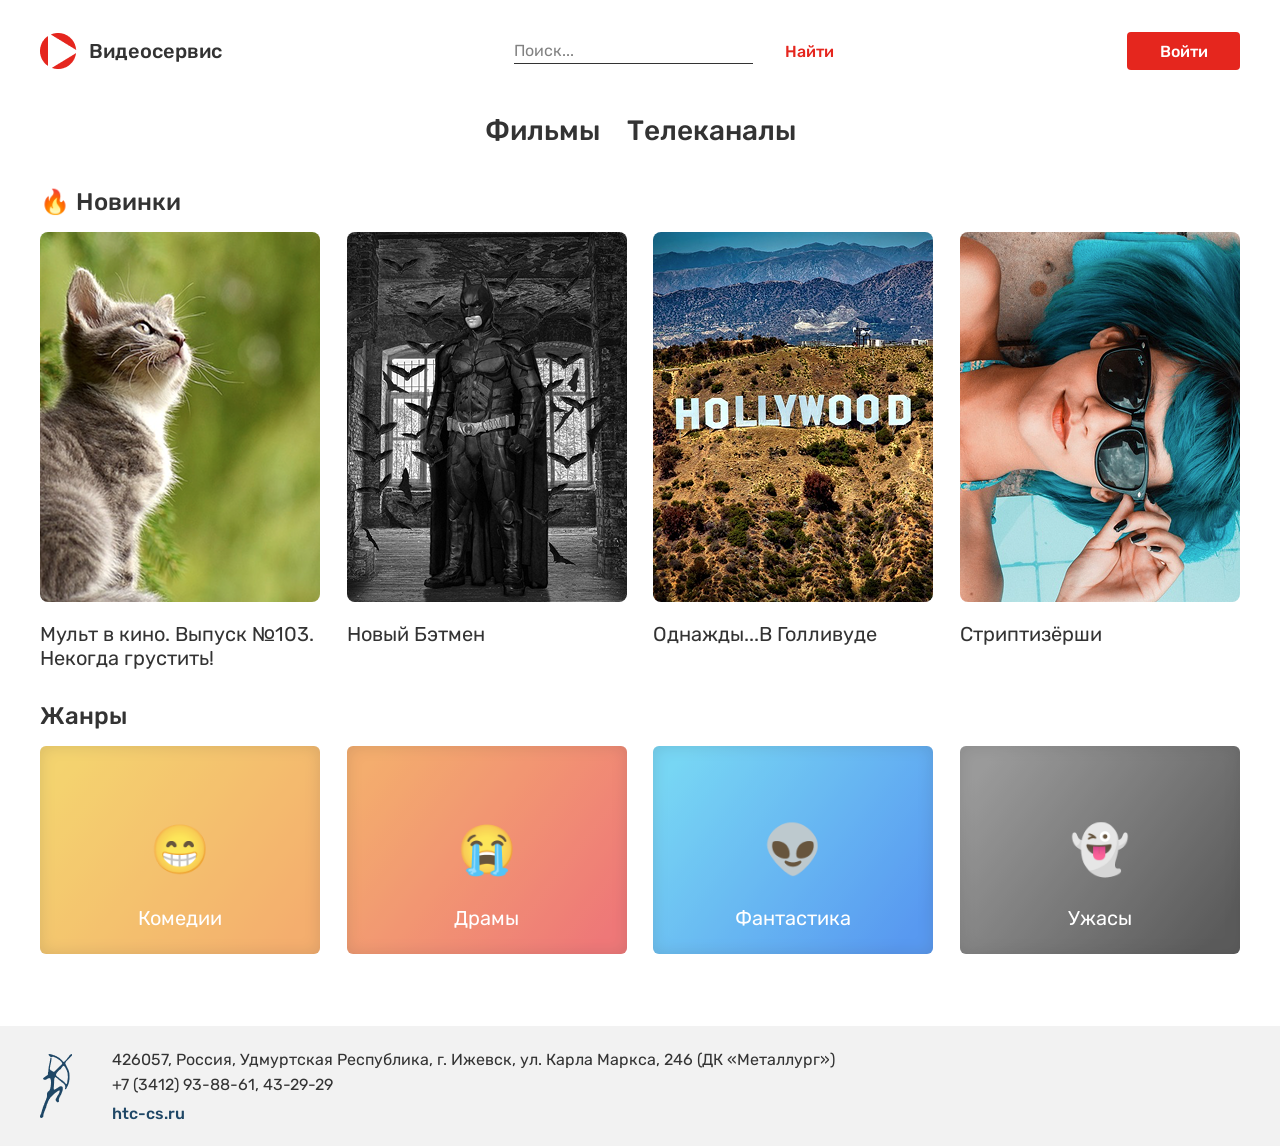
<file: index.html>
<!DOCTYPE html>
<html lang="ru">
<head>
    <meta charset="UTF-8">
    <meta name="viewport" content="width=device-width, initial-scale=1.0">
    <title>сайтик ня</title>
    <link rel="stylesheet" href="CSS/style.css">
</head>
<body>
    <div class="container">
        <header class="header">
            <div class="header__logo">
                <img src="img/sign.png" alt="logo">
                <p class="header__logo__name">Видеосервис</p>
            </div>
            <form class="header__search" action="#">
                <input class="header__search-text" type="text" placeholder="Поиск...">
                <input class="header__search-button" type="button" value="Найти">
            </form>
            <form action="#">
                <input class="header__auth-btn" type="button" value="Войти" id="loginBtn">
            </form>
        </header>
        <main>
            <nav class="nav">
                <a class="nav__a" href="index.html">Фильмы</a>
                <a class="nav__a" href="channels.html">Телеканалы</a>
            </nav>
            <div class="gallery">
                <p class="gallery__new">&#128293; Новинки</p>
                <div class="gallery__movie">
                    <div class="gallery__movie-item">
                        <img class="gallery__movie-item-img" src="img/image.png" alt="cat">
                        <p class="gallery__movie-item-p">Мульт в кино. Выпуск №103. Некогда грустить!</p>
                        <p class="gallery__movie-item-desc">Фильм повествует о череде событий, произошедших в Голливуде в 1969 году, на закате его «золотого века».
                             Известный актер Рик Далтон и его дублер
                             Клифф Бут пытаются найти свое место в стремительно меняющемся мире
                              киноиндустрии.</p>
                    </div>
                    <div class="gallery__movie-item">
                        <img class="gallery__movie-item-img" src="img/image(1).png" alt="cat">
                        <p class="gallery__movie-item-p">Новый Бэтмен</p>
                        <p class="gallery__movie-item-desc">Фильм повествует о череде событий, произошедших в Голливуде в 1969 году, на закате его «золотого века».
                             Известный актер Рик Далтон и его дублер
                             Клифф Бут пытаются найти свое место в стремительно меняющемся мире
                              киноиндустрии.</p>
                    </div>
                    <div class="gallery__movie-item">
                        <img class="gallery__movie-item-img" src="img/image(2).png" alt="cat">
                        <p class="gallery__movie-item-p">Однажды...В Голливуде</p>
                        <p class="gallery__movie-item-desc">Фильм повествует о череде событий, произошедших в Голливуде в 1969 году, на закате его «золотого века».
                             Известный актер Рик Далтон и его дублер
                             Клифф Бут пытаются найти свое место в стремительно меняющемся мире
                              киноиндустрии.</p>
                    </div>
                    <div class="gallery__movie-item">
                        <img class="gallery__movie-item-img" src="img/image(3).png" alt="cat">
                        <p class="gallery__movie-item-p">Стриптизёрши</p>
                        <p class="gallery__movie-item-desc">Фильм повествует о череде событий, произошедших в Голливуде в 1969 году, на закате его «золотого века».
                             Известный актер Рик Далтон и его дублер
                             Клифф Бут пытаются найти свое место в стремительно меняющемся мире
                              киноиндустрии.</p>
                    </div>
                </div>
            </div>
            <div class="ganres">
                <p class="gallery__new">Жанры</p>
                <div class="ganre-gallery">
                    <div class="ganre comedy">
                        <p class="ganre__emj">&#128513;</p>
                        <p class="ganre__p">Комедии</p>
                    </div>
                    <div class="ganre drama">
                        <p class="ganre__emj">&#128557;</p>
                        <p class="ganre__p">Драмы</p>
                    </div>
                    <div class="ganre scifi">
                        <p class="ganre__emj">&#128125;</p>
                        <p class="ganre__p">Фантастика</p>
                    </div>
                    <div class="ganre horror">
                        <p class="ganre__emj">&#128123;</p>
                        <p class="ganre__p">Ужасы</p>
                    </div>
                </div>
            </div>
        </main>
    </div>
    <footer class="footer">
        <div class="container footer-container">
            <div class="footer__logo">
                <img src="img/Vector.png" alt="logo">
            </div>
            <div class="footer_info">
                <p class="footer_info-adr">426057, Россия, Удмуртская Республика, г. Ижевск, ул. Карла Маркса, 246 (ДК «Металлург»)</p>
                <p class="footer_info-adr">+7 (3412) 93-88-61, 43-29-29</p>
                <a class="footer_info-a" href="https://htc-cs.ru">htc-cs.ru</a>
            </div>
        </div>
    </footer>
    <script src="js/login.js"></script>
</body>
</html>
</file>
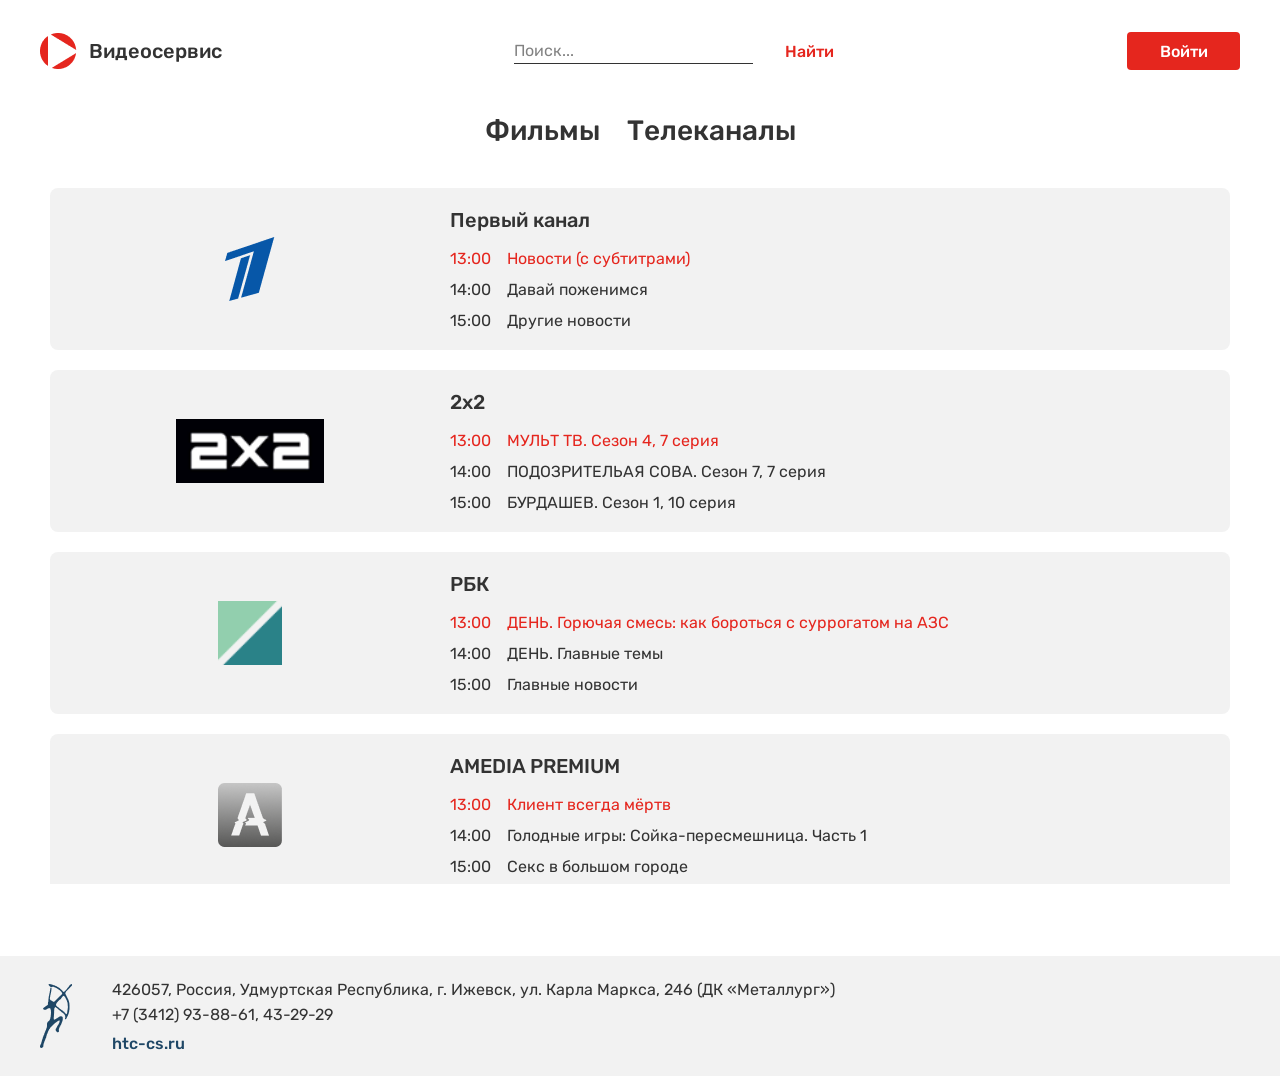
<file: channels.html>
<!DOCTYPE html>
<html lang="ru">
<head>
    <meta charset="UTF-8">
    <meta name="viewport" content="width=device-width, initial-scale=1.0">
    <title>сайтик ня</title>
    <link rel="stylesheet" href="CSS/style.css">
</head>
<body>
    <div class="container">
        <header class="header">
            <div class="header__logo">
                <img src="img/sign.png" alt="logo">
                <p class="header__logo__name">Видеосервис</p>
            </div>
            <form class="header__search" action="#">
                <input class="header__search-text" type="text" placeholder="Поиск...">
                <input class="header__search-button" type="button" value="Найти">
            </form>
            <form action="#">
                <input class="header__auth-btn" type="button" value="Войти" id="loginBtn">
            </form>
        </header>
        <main>
        <nav class="nav">
                <a class="nav__a" href="index.html">Фильмы</a>
                <a class="nav__a" href="channels.html">Телеканалы</a>
            </nav>
        </main>
    <div class="channels">
        <div class="channels__pervy">
            <img class="channels__pervy__icon" src="img/Vector(1).png" alt="pervy-icon">
            <div class="channels__pervy__text-main">
                <p class="channels__pervy__name">Первый канал</p>
                <div class="channels__pervy__text">
                    <div class="channels__pervy__text-time">
                        <p class="channels__pervy__time first-prog">13:00</p>
                        <p class="channels__pervy__time">14:00</p>
                        <p class="channels__pervy__time">15:00</p>
                    </div>
                    <div class="channels__pervy__text-prog">
                        <p class="channels__pervy__time first-prog">Новости (с субтитрами)</p>
                        <p class="channels__pervy__time">Давай поженимся</p>
                        <p class="channels__pervy__time">Другие новости</p>
                    </div>
                </div>
            </div>
        </div>
        <div class="channels__pervy">
            <img class="channels__pervy__icon" src="img/2x2.png" alt="pervy-icon">
            <div class="channels__pervy__text-main">
                <p class="channels__pervy__name">2x2</p>
                <div class="channels__pervy__text">
                    <div class="channels__pervy__text-time">
                        <p class="channels__pervy__time first-prog">13:00</p>
                        <p class="channels__pervy__time">14:00</p>
                        <p class="channels__pervy__time">15:00</p>
                    </div>
                    <div class="channels__pervy__text-prog">
                        <p class="channels__pervy__time first-prog">МУЛЬТ ТВ. Сезон 4, 7 серия</p>
                        <p class="channels__pervy__time">ПОДОЗРИТЕЛЬАЯ СОВА. Сезон 7, 7 серия</p>
                        <p class="channels__pervy__time">БУРДАШЕВ. Сезон 1, 10 серия</p>
                    </div>
                </div>
            </div>
        </div>
        <div class="channels__pervy">
            <img class="channels__pervy__icon" src="img/rbc.png" alt="pervy-icon">
            <div class="channels__pervy__text-main">
                <p class="channels__pervy__name">РБК</p>
                <div class="channels__pervy__text">
                    <div class="channels__pervy__text-time">
                        <p class="channels__pervy__time first-prog">13:00</p>
                        <p class="channels__pervy__time">14:00</p>
                        <p class="channels__pervy__time">15:00</p>
                    </div>
                    <div class="channels__pervy__text-prog">
                        <p class="channels__pervy__time first-prog">ДЕНЬ. Горючая смесь: как бороться с суррогатом на АЗС</p>
                        <p class="channels__pervy__time">ДЕНЬ. Главные темы</p>
                        <p class="channels__pervy__time">Главные новости</p>
                    </div>
                </div>
            </div>
        </div>
        <div class="channels__pervy">
            <img class="channels__pervy__icon" src="img/Vector(2).png" alt="pervy-icon">
            <div class="channels__pervy__text-main">
                <p class="channels__pervy__name">AMEDIA PREMIUM</p>
                <div class="channels__pervy__text">
                    <div class="channels__pervy__text-time">
                        <p class="channels__pervy__time first-prog">13:00</p>
                        <p class="channels__pervy__time">14:00</p>
                        <p class="channels__pervy__time">15:00</p>
                    </div>
                    <div class="channels__pervy__text-prog">
                        <p class="channels__pervy__time first-prog">Клиент всегда мёртв</p>
                        <p class="channels__pervy__time">Голодные игры: Сойка-пересмешница. Часть 1</p>
                        <p class="channels__pervy__time">Секс в большом городе</p>
                    </div>
                </div>
            </div>
        </div>
    </div>
    </div>
    <footer class="footer">
        <div class="container footer-container">
            <div class="footer__logo">
                <img src="img/Vector.png" alt="logo">
            </div>
            <div class="footer_info">
                <p class="footer_info-adr">426057, Россия, Удмуртская Республика, г. Ижевск, ул. Карла Маркса, 246 (ДК «Металлург»)</p>
                <p class="footer_info-adr">+7 (3412) 93-88-61, 43-29-29</p>
                <a class="footer_info-a" href="https://htc-cs.ru">htc-cs.ru</a>
            </div>
        </div>
    </footer>
    <script src="js/login.js"></script>
</body>
</html>
</file>
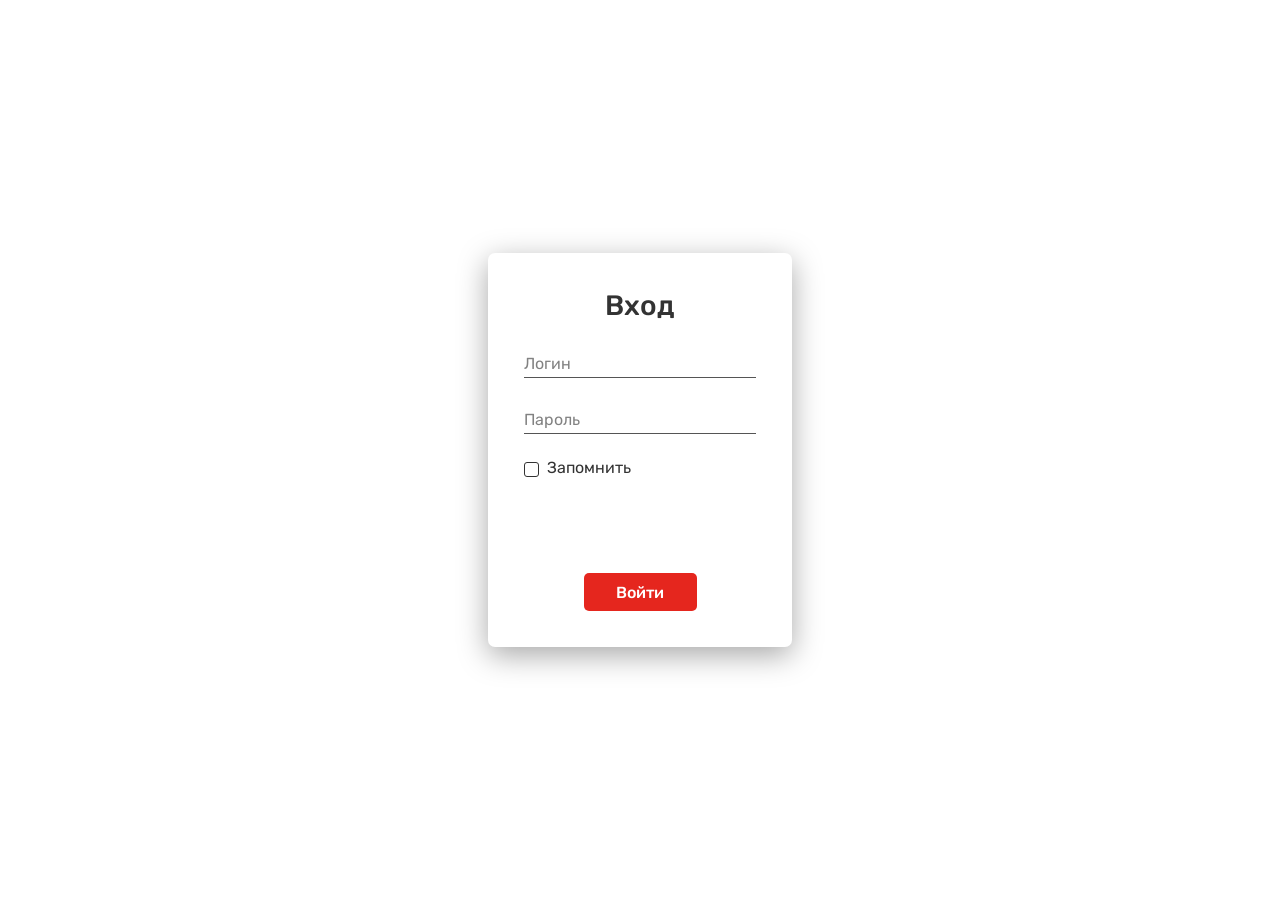
<file: login.html>
<!DOCTYPE html>
<html lang="en">
<head>
    <meta charset="UTF-8">
    <meta name="viewport" content="width=device-width, initial-scale=1.0">
    <title>login</title>
    <link rel="stylesheet" href="CSS/style.css">
</head>
<body>
    <main class="login-page">
        <div class="login">
                    <form class="login__form" action="#" method="post">
                        <h1 class="login__title">Вход</h1>
                        <input class="login__input" type="text" name="login" placeholder="Логин">
                        <input class="login__input" type="password" name="password" placeholder="Пароль">
                        <label class="login__remember">
                            <input class="login__remember__checkbox" type="checkbox" name="remember">
                            <span class="login__remember__checkbox__text">Запомнить</span>
                        </label>
                        <button class="login__button" type="submit"><span class="login__button__text">Войти</span></button>
                    </form>
        </div>
    </main>
</body>
</html>
</file>
<file: CSS/style.css>
* {
  margin: 0;
  padding: 0;
}

@font-face {
  font-family: Rubik-Medium;
  src: url(../fonts/Rubik-Medium.ttf);
}
@font-face {
  font-family: Rubik-Regular;
  src: url(../fonts/Rubik-Regular.ttf);
}
.container {
  width: 1200px;
  margin: 0 auto;
}

.header {
  max-height: 40px;
  height: 100%;
  padding-top: 32px;
  display: flex;
  justify-content: space-between;
  align-items: center;
}

.header__logo {
  display: flex;
  align-items: center;
}

.header__logo__name {
  margin-left: 11.88px;
  font-size: 20px;
  color: #333333;
  font-family: Rubik-Medium, sans-serif;
}

.header__search {
  display: flex;
  max-width: 402px;
}

.header__search-text {
  max-width: 320px;
  width: 100%;
  height: 25px;
  border: none;
  border-bottom: 1px #333333 solid;
  font-size: 16px;
  color: #333333;
  font-family: Rubik-Medium, sans-serif;
}

.header__search-text::-moz-placeholder {
  font-size: 16px;
  color: #828282;
  font-family: Rubik-Regular, sans-serif;
}

.header__search-text::placeholder {
  font-size: 16px;
  color: #828282;
  font-family: Rubik-Regular, sans-serif;
}

.header__search-text:focus {
  outline: none;
}

.header__search-button {
  border: none;
  background: none;
  margin-left: 32px;
  font-size: 16px;
  color: #E5261E;
  font-family: Rubik-Medium, sans-serif;
}

.header__auth-btn {
  width: 113px;
  height: 38px;
  background: #E5261E;
  border: none;
  border-radius: 4px;
  cursor: pointer;
  font-size: 16px;
  color: #ffffff;
  font-family: Rubik-Medium, sans-serif;
}

.header__auth-btn:hover {
  background: #CC221B;
}

.nav {
  width: 311px;
  margin: 44px auto 32px auto;
  display: flex;
  justify-content: space-between;
  height: 42px;
}

.nav__a {
  text-decoration: none;
  font-size: 28px;
  color: #333333;
  font-family: Rubik-Medium, sans-serif;
}

.nav__a:hover {
  color: #E5261E;
  border-bottom: 2px #E5261E solid;
  padding-bottom: 9px;
}

.gallery__new {
  margin-bottom: 16px;
  font-size: 24px;
  color: #333333;
  font-family: Rubik-Medium, sans-serif;
}

.gallery__movie-item-img {
  border-radius: 8px;
}

.gallery__movie-item-p {
  margin-top: 16px;
  font-size: 20px;
  color: #333333;
  font-family: Rubik-Regular, sans-serif;
}

.gallery__movie-item {
  width: 280px;
  position: relative;
}

.gallery__movie-item-desc {
  width: 280px;
  height: 370px;
  background-color: rgba(51, 51, 51, 0.8);
  border-radius: 8px;
  line-height: 140%;
  padding: 16px;
  box-sizing: border-box;
  position: absolute;
  top: 0px;
  left: 0px;
  opacity: 0;
  font-size: 16px;
  color: #f2f2f2;
  font-family: Rubik-Medium, sans-serif;
}

.gallery__movie-item:hover .gallery__movie-item-desc {
  opacity: 1;
}

.gallery__movie {
  display: flex;
  justify-content: space-between;
  margin-bottom: 32px;
}

.ganre {
  box-shadow: inset 0px 0px 16px rgba(0, 0, 0, 0.15);
  border-radius: 6px;
  width: 280px;
  height: 208px;
  display: flex;
  flex-direction: column;
  justify-content: center;
  align-items: center;
  position: relative;
  opacity: 0.8;
}

.ganre:hover {
  opacity: 1;
}

.comedy {
  background: linear-gradient(127.83deg, #F2C94C 8.44%, #F29A4A 91.36%);
}

.drama {
  background: linear-gradient(127.83deg, #F2994A 8.44%, #EB5757 91.36%);
}

.scifi {
  background: linear-gradient(127.83deg, #56CCF2 8.44%, #2F80ED 91.36%);
}

.horror {
  background: linear-gradient(127.83deg, #828282 8.44%, #333333 91.36%);
}

.ganre__emj {
  font-size: 48px;
}

.ganre__p {
  position: absolute;
  top: 160px;
  font-size: 20px;
  color: #ffffff;
  font-family: Rubik-Regular, sans-serif;
}

.ganre-gallery {
  display: flex;
  justify-content: space-between;
}

.footer-container {
  display: flex;
  align-items: center;
  height: 120px;
}

.footer {
  background-color: #f2f2f2;
  margin-top: 72px;
  display: flex;
}

.footer__logo {
  display: flex;
  align-items: center;
  margin-right: 39.98px;
}

.footer_info-adr {
  font-size: 16px;
  color: #333333;
  font-family: Rubik-Regular, sans-serif;
}

.footer_info-a {
  text-decoration: none;
  font-size: 16px;
  color: #1F4766;
  font-family: Rubik-Medium, sans-serif;
}

.footer_info-adr:nth-child(2) {
  margin-bottom: 10px;
  margin-top: 6px;
}

.channels {
  display: flex;
  flex-direction: column;
  gap: 20px;
  align-items: center;
  height: 696px;
  overflow: auto;
  overflow-x: hidden;
}

.channels::-webkit-scrollbar {
  width: 8px;
}

.channels::-webkit-scrollbar-track {
  background: #f2f2f2;
}

.channels::-webkit-scrollbar-thumb {
  background: #bdbdbd;
  border-radius: 4px;
  border: 2px solid transparent;
  background-clip: content-box;
}

.channels__pervy {
  display: flex;
  background-color: #f2f2f2;
  height: 162px;
  align-items: center;
  max-width: 1180px;
  width: 100%;
  border-radius: 8px;
  flex-shrink: 0;
}

.channels__pervy__icon {
  max-width: 400px;
  width: 100%;
  height: 64px;
  display: flex;
  -o-object-fit: contain;
     object-fit: contain;
}

.channels__pervy__text-main {
  display: flex;
  flex-direction: column;
  gap: 17px;
}

.channels__pervy__text {
  display: flex;
  gap: 16px;
}

.channels__pervy__name {
  font-size: 20px;
  color: #333333;
  font-family: Rubik-Medium, sans-serif;
}

.channels__pervy__time {
  font-size: 16px;
  color: #333333;
  font-family: Rubik-Regular, sans-serif;
}

.channels__pervy__text-time {
  display: flex;
  flex-direction: column;
  gap: 12px;
}

.channels__pervy__text-prog {
  display: flex;
  flex-direction: column;
  gap: 12px;
}

.first-prog {
  color: #E5261E;
}

.login-page {
  min-height: 100vh;
  display: flex;
  justify-content: center;
  align-items: center;
}

.login {
  width: 100%;
  max-width: 304px;
  min-height: 394px;
  background: #ffffff;
  border-radius: 7px;
  box-shadow: 0 8px 30px rgba(0, 0, 0, 0.35);
  display: flex;
}

.login__title {
  text-align: center;
  font-weight: normal;
  margin-bottom: 24px;
  font-size: 28px;
  color: #333333;
  font-family: Rubik-Medium, sans-serif;
}

.login__form {
  flex: 1;
  display: flex;
  flex-direction: column;
  padding: 36px;
}

.login__input {
  width: 100%;
  padding: 8px 0 4px;
  margin-bottom: 24px;
  border: none;
  border-bottom: 1px solid #555555;
  border-radius: 0;
  outline: none;
  background: transparent;
  font-size: 16px;
  color: #333333;
  font-family: Rubik-Regular, sans-serif;
}

.login__input::-moz-placeholder {
  color: #828282;
}

.login__input::placeholder {
  color: #828282;
}

.login__input:focus {
  border-bottom-color: #E5261E;
}

.login__remember {
  display: flex;
  align-items: center;
  gap: 8px;
  font-size: 16px;
  cursor: pointer;
}

.login__remember__checkbox {
  -webkit-appearance: none;
     -moz-appearance: none;
          appearance: none;
  width: 15px;
  height: 15px;
  border: 1px solid #333333;
  border-radius: 3px;
  cursor: pointer;
  position: relative;
  background: #ffffff;
  flex-shrink: 0;
}

.login__remember__checkbox:checked::after {
  content: "";
  position: absolute;
  left: 4px;
  top: 1px;
  width: 4px;
  height: 8px;
  border: solid #E5261E;
  border-width: 0 2px 2px 0;
  transform: rotate(45deg);
}

.login__remember__checkbox__text {
  padding-bottom: 4px;
  font-size: 16px;
  color: #333333;
  font-family: Rubik-Regular, sans-serif;
}

.login__button {
  display: block;
  width: 113px;
  height: 38px;
  margin: auto auto 0;
  padding: 8px 0;
  border: none;
  border-radius: 5px;
  background: #E5261E;
  cursor: pointer;
}

.login__button:hover {
  background: #CC221B;
}

.login__button__text {
  font-size: 16px;
  color: #ffffff;
  font-family: Rubik-Medium, sans-serif;
}

.modal {
  display: none;
  position: fixed;
  top: 0;
  left: 0;
  width: 100%;
  height: 100%;
  background: rgba(0, 0, 0, 0.6);
  justify-content: center;
  align-items: center;
  z-index: 1000;
}

.modal.active {
  display: flex;
}

.modal__content {
  position: relative;
  background: #ffffff;
  border-radius: 7px;
  box-shadow: 0 8px 30px rgba(0, 0, 0, 0.35);
  width: 304px;
  min-height: 394px;
  display: flex;
}

.modal__close {
  position: absolute;
  top: 8px;
  right: 14px;
  font-size: 26px;
  color: #333333;
  cursor: pointer;
  line-height: 1;
  z-index: 1;
  -webkit-user-select: none;
     -moz-user-select: none;
          user-select: none;
}

.modal__close:hover {
  color: #E5261E;
}

@media screen and (max-width: 394px) {
  .container {
    width: auto;
  }
  .header {
    height: auto;
    flex-direction: column;
    gap: 20px;
  }
  .header__search {
    width: auto;
  }
  .nav {
    margin-top: 125px;
  }
  .header__logo__name {
    font-size: 20px;
    color: #333333;
    font-family: Rubik-Medium, sans-serif;
  }
  .gallery__movie {
    flex-direction: column;
    align-items: center;
    gap: 10px;
  }
  .ganre-gallery {
    flex-direction: column;
    align-items: center;
  }
  .ganre {
    margin-bottom: 10px;
  }
  .footer {
    width: auto;
    margin-top: 0;
  }
  .footer__logo {
    padding-left: 15px;
  }
  .channels {
    height: 730px;
    overflow: hidden;
    margin-bottom: 20px;
  }
  .channels__pervy {
    width: 100%;
    height: 170px;
  }
  .channels__pervy__icon {
    width: 20%;
    height: 64px;
    display: flex;
    -o-object-fit: contain;
       object-fit: contain;
    margin-right: 10px;
    margin-left: 10px;
  }
  .channels__pervy__text-main {
    display: flex;
    flex-direction: column;
    gap: 10px;
  }
  .channels__pervy__text {
    display: flex;
    gap: 10px;
  }
  .channels__pervy__text-time {
    display: flex;
    flex-direction: column;
    gap: 10px;
  }
  .channels__pervy__text-prog {
    display: flex;
    flex-direction: column;
    gap: 10px;
  }
  .first-prog {
    color: #E5261E;
  }
}/*# sourceMappingURL=style.css.map */
</file>
